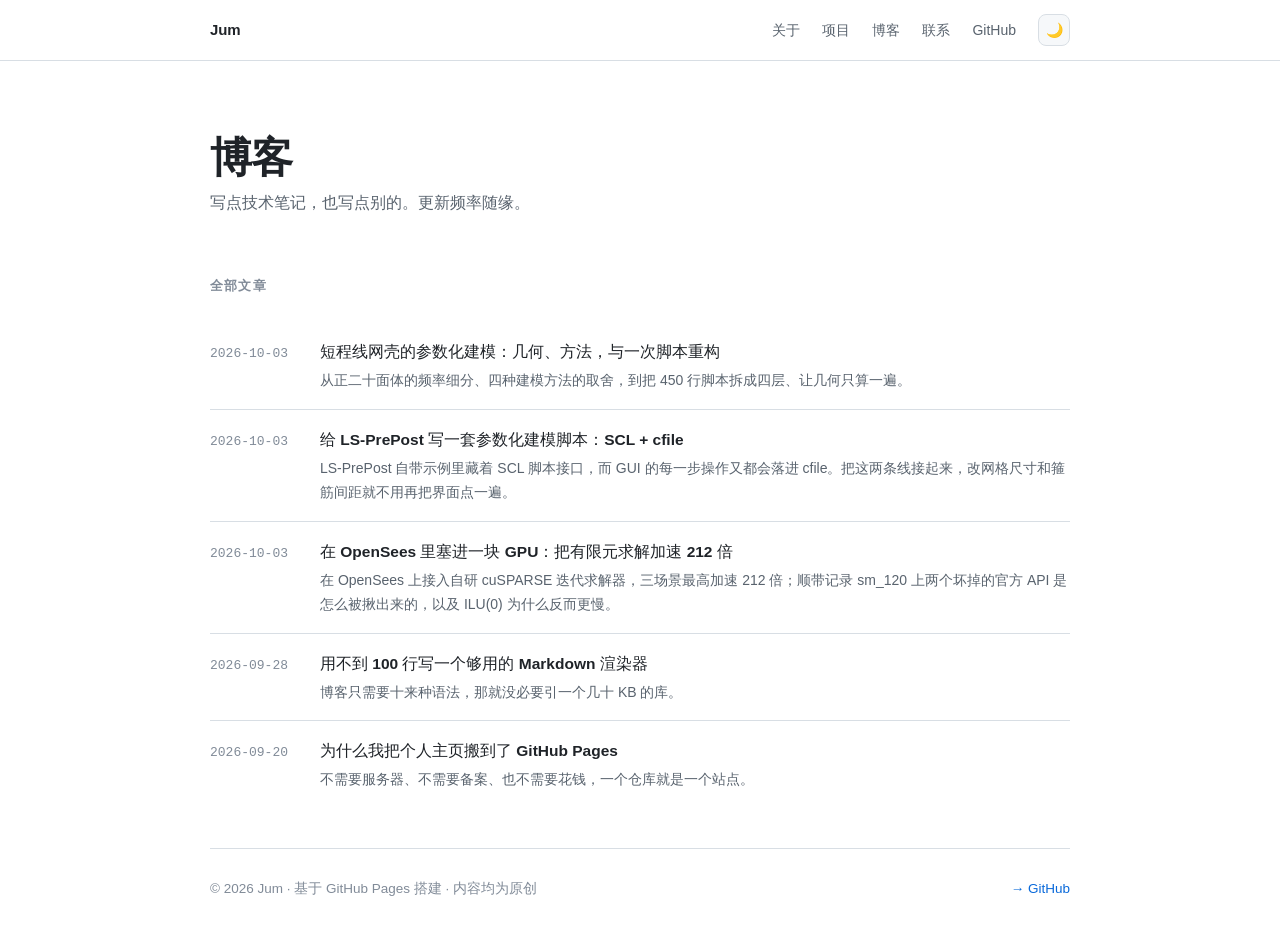
<file: blog.html>
<!DOCTYPE html>
<html lang="zh-CN">
<head>
  <meta charset="UTF-8">
  <meta name="viewport" content="width=device-width, initial-scale=1">
  <title>博客 · Jum</title>
  <meta name="description" content="技术笔记与随笔">
  <link rel="icon" href="data:image/svg+xml,<svg xmlns='http://www.w3.org/2000/svg' viewBox='0 0 100 100'><text y='.9em' font-size='90'>✍️</text></svg>">
  <link rel="stylesheet" href="assets/css/style.css">
</head>
<body data-page="blog">
  <nav class="nav">
    <div class="wrap nav-inner">
      <a class="nav-brand" id="nav-brand" href="index.html"></a>
      <div class="nav-links">
        <a href="index.html#about">关于</a>
        <a href="index.html#projects">项目</a>
        <a href="blog.html">博客</a>
        <a href="index.html#contact">联系</a>
        <a id="nav-github" href="#" target="_blank" rel="noopener">GitHub</a>
        <button class="theme-btn" id="theme-toggle" title="切换主题" aria-label="切换主题"></button>
      </div>
    </div>
  </nav>

  <main class="wrap">
    <div class="hero" style="padding-bottom:8px">
      <h1>博客</h1>
      <p class="hero-sub">写点技术笔记，也写点别的。更新频率随缘。</p>
    </div>

    <section style="border-top:none">
      <h2>全部文章</h2>
      <div id="all-posts"></div>
    </section>
  </main>

  <footer class="wrap">
    <span id="footer-text"></span>
    <a id="footer-github" href="#" target="_blank" rel="noopener">→ GitHub</a>
  </footer>

  <script src="assets/js/config.js"></script>
  <script src="assets/js/markdown.js"></script>
  <script src="assets/js/main.js"></script>
</body>
</html>
</file>
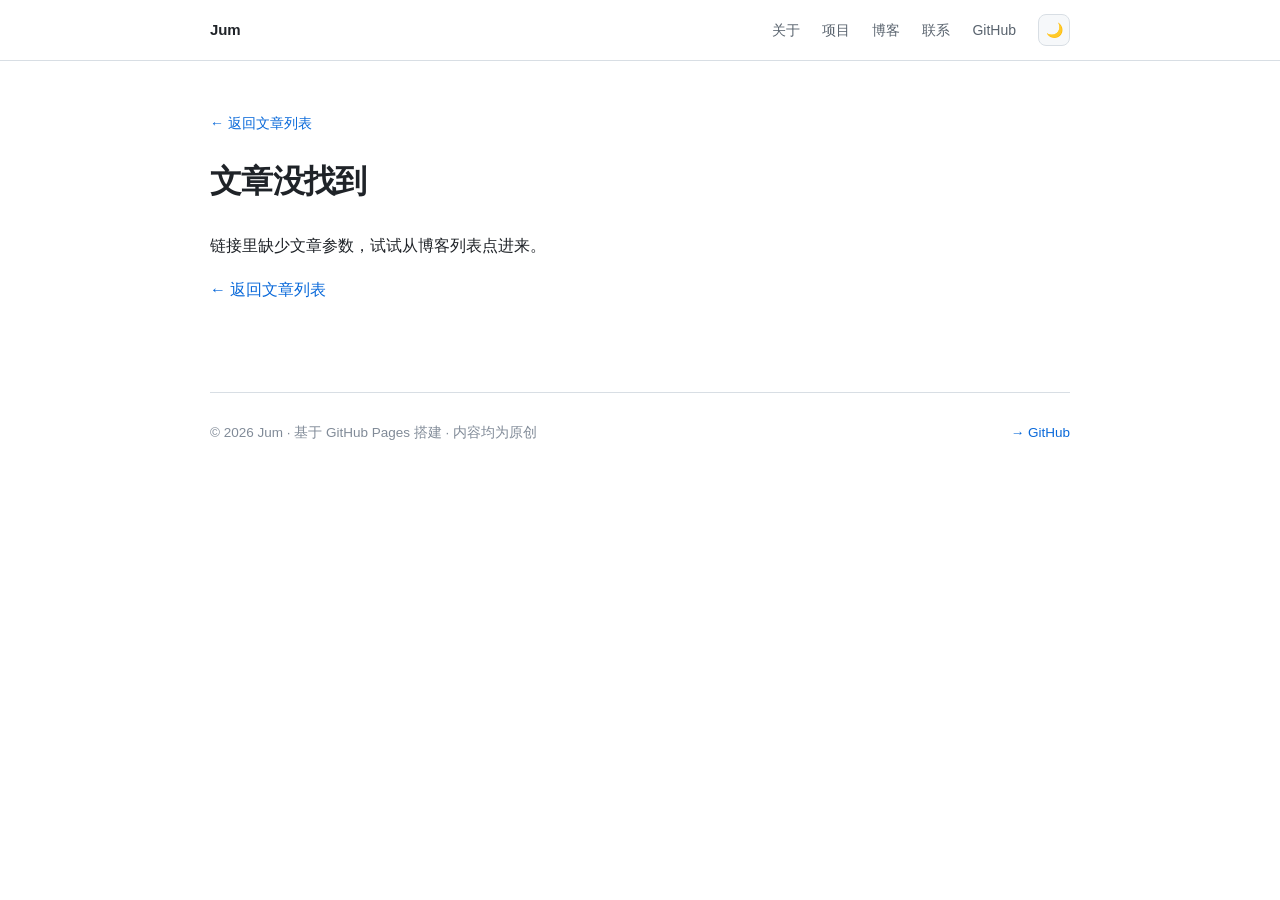
<file: post.html>
<!DOCTYPE html>
<html lang="zh-CN">
<head>
  <meta charset="UTF-8">
  <meta name="viewport" content="width=device-width, initial-scale=1">
  <title>文章 · Jum</title>
  <link rel="icon" href="data:image/svg+xml,<svg xmlns='http://www.w3.org/2000/svg' viewBox='0 0 100 100'><text y='.9em' font-size='90'>📄</text></svg>">
  <link rel="stylesheet" href="assets/css/style.css">
</head>
<body data-page="post">
  <nav class="nav">
    <div class="wrap nav-inner">
      <a class="nav-brand" id="nav-brand" href="index.html"></a>
      <div class="nav-links">
        <a href="index.html#about">关于</a>
        <a href="index.html#projects">项目</a>
        <a href="blog.html">博客</a>
        <a href="index.html#contact">联系</a>
        <a id="nav-github" href="#" target="_blank" rel="noopener">GitHub</a>
        <button class="theme-btn" id="theme-toggle" title="切换主题" aria-label="切换主题"></button>
      </div>
    </div>
  </nav>

  <main class="wrap">
    <article class="article">
      <a class="back-link" href="blog.html">← 返回文章列表</a>
      <div class="article-head">
        <h1 class="article-title" id="post-title">加载中…</h1>
        <div class="article-meta" id="post-meta"></div>
        <div class="article-links" id="post-links"></div>
      </div>
      <div class="markdown" id="post-body"></div>
    </article>
  </main>

  <footer class="wrap">
    <span id="footer-text"></span>
    <a id="footer-github" href="#" target="_blank" rel="noopener">→ GitHub</a>
  </footer>

  <script src="assets/js/config.js"></script>
  <script src="assets/js/markdown.js"></script>
  <script src="assets/js/main.js"></script>
  <script src="assets/js/post.js"></script>
</body>
</html>
</file>
<file: assets/css/style.css>
/* =============================================================
 *  主题变量：暗色为默认，[data-theme="light"] 覆盖为亮色
 * ============================================================= */
:root {
  --bg: #0d1117;
  --bg-soft: #161b22;
  --bg-card: #12181f;
  --border: #232b36;
  --text: #e6edf3;
  --text-dim: #8b949e;
  --text-faint: #6e7681;
  --accent: #58a6ff;
  --accent-soft: rgba(88, 166, 255, 0.12);
  --accent-2: #7ee787;
  --shadow: 0 1px 0 rgba(255, 255, 255, 0.03), 0 8px 24px rgba(0, 0, 0, 0.35);
  --radius: 14px;
  --mono: ui-monospace, SFMono-Regular, "SF Mono", Menlo, Consolas, "Liberation Mono", monospace;
}

[data-theme="light"] {
  --bg: #ffffff;
  --bg-soft: #f6f8fa;
  --bg-card: #ffffff;
  --border: #d8dee4;
  --text: #1f2328;
  --text-dim: #59636e;
  --text-faint: #818b98;
  --accent: #0969da;
  --accent-soft: rgba(9, 105, 218, 0.09);
  --accent-2: #1a7f37;
  --shadow: 0 1px 2px rgba(31, 35, 40, 0.06), 0 8px 24px rgba(31, 35, 40, 0.08);
}

* { box-sizing: border-box; }

html { scroll-behavior: smooth; }

body {
  margin: 0;
  background: var(--bg);
  color: var(--text);
  font-family: -apple-system, BlinkMacSystemFont, "Segoe UI", "PingFang SC",
    "Hiragino Sans GB", "Microsoft YaHei", Roboto, Helvetica, Arial, sans-serif;
  font-size: 16px;
  line-height: 1.75;
  -webkit-font-smoothing: antialiased;
  transition: background 0.2s ease, color 0.2s ease;
}

a { color: var(--accent); text-decoration: none; }
a:hover { text-decoration: underline; }

.wrap { width: min(860px, 100% - 48px); margin: 0 auto; }

/* ---------- 顶部导航 ---------- */
.nav {
  position: sticky;
  top: 0;
  z-index: 50;
  background: color-mix(in srgb, var(--bg) 85%, transparent);
  backdrop-filter: saturate(180%) blur(12px);
  border-bottom: 1px solid var(--border);
}
.nav-inner {
  display: flex;
  align-items: center;
  justify-content: space-between;
  height: 60px;
}
.nav-brand {
  font-weight: 650;
  font-size: 15px;
  color: var(--text);
  letter-spacing: -0.01em;
}
.nav-brand:hover { text-decoration: none; }
.nav-links { display: flex; align-items: center; gap: 22px; }
.nav-links a {
  color: var(--text-dim);
  font-size: 14px;
}
.nav-links a:hover { color: var(--text); text-decoration: none; }
.theme-btn {
  background: var(--bg-soft);
  border: 1px solid var(--border);
  color: var(--text-dim);
  width: 32px; height: 32px;
  border-radius: 8px;
  cursor: pointer;
  font-size: 14px;
  line-height: 1;
  display: grid; place-items: center;
  padding: 0;
}
.theme-btn:hover { color: var(--text); border-color: var(--text-faint); }

/* ---------- Hero ---------- */
.hero { padding: 72px 0 48px; }
.hero-top { display: flex; align-items: center; gap: 28px; flex-wrap: wrap; }
.avatar {
  width: 92px; height: 92px;
  border-radius: 50%;
  border: 1px solid var(--border);
  object-fit: cover;
  background: var(--bg-soft);
  flex-shrink: 0;
}
h1 {
  font-size: clamp(30px, 5vw, 42px);
  line-height: 1.2;
  margin: 0 0 6px;
  letter-spacing: -0.02em;
  font-weight: 700;
}
.hero-sub {
  color: var(--text-dim);
  font-size: 16px;
  margin: 0 0 10px;
}
.hero-meta {
  display: flex;
  align-items: center;
  gap: 14px;
  flex-wrap: wrap;
  font-size: 13.5px;
  color: var(--text-faint);
  font-family: var(--mono);
}
.status-dot {
  display: inline-flex; align-items: center; gap: 6px;
  color: var(--accent-2);
}
.status-dot::before {
  content: "";
  width: 7px; height: 7px; border-radius: 50%;
  background: var(--accent-2);
  box-shadow: 0 0 0 3px color-mix(in srgb, var(--accent-2) 22%, transparent);
}
.hero-actions { display: flex; gap: 10px; flex-wrap: wrap; margin-top: 26px; }

.btn {
  display: inline-flex; align-items: center; gap: 7px;
  padding: 8px 16px;
  border-radius: 9px;
  border: 1px solid var(--border);
  background: var(--bg-soft);
  color: var(--text);
  font-size: 14px;
  font-weight: 500;
  cursor: pointer;
}
.btn:hover { text-decoration: none; border-color: var(--text-faint); }
.btn.primary {
  background: var(--accent);
  border-color: var(--accent);
  color: #fff;
}
[data-theme="light"] .btn.primary { color: #fff; }
.btn.primary:hover { filter: brightness(1.08); }

/* ---------- 区块 ---------- */
section { padding: 40px 0; border-top: 1px solid var(--border); }
section:first-of-type { border-top: none; }
h2 {
  font-size: 13px;
  text-transform: uppercase;
  letter-spacing: 0.09em;
  color: var(--text-faint);
  margin: 0 0 24px;
  font-weight: 600;
}
.about p { margin: 0 0 14px; color: var(--text); }
.about p:last-child { margin-bottom: 0; }

/* ---------- 技能 ---------- */
.skill-group { display: flex; gap: 16px; margin-bottom: 14px; flex-wrap: wrap; }
.skill-group .sg-name {
  min-width: 88px;
  color: var(--text-dim);
  font-size: 14px;
  font-family: var(--mono);
  padding-top: 2px;
}
.skill-items { display: flex; gap: 8px; flex-wrap: wrap; }
.tag {
  background: var(--accent-soft);
  color: var(--accent);
  border: 1px solid color-mix(in srgb, var(--accent) 25%, transparent);
  padding: 3px 11px;
  border-radius: 999px;
  font-size: 13px;
  font-family: var(--mono);
}

/* ---------- 论文与专利 ---------- */
.pub-summary {
  color: var(--text-dim);
  font-size: 14.5px;
  margin: 0 0 20px;
}
.pub-list { list-style: none; margin: 0; padding: 0; counter-reset: pub; }
.pub-item {
  counter-increment: pub;
  position: relative;
  padding: 16px 0 16px 46px;
  border-bottom: 1px solid var(--border);
}
.pub-item:last-child { border-bottom: none; }
.pub-list.clipped .pub-item.pub-hidden { display: none; }
.pub-more { margin-top: 18px; }
.pub-item::before {
  content: counter(pub, decimal-leading-zero);
  position: absolute;
  left: 0;
  top: 17px;
  font-family: var(--mono);
  font-size: 13px;
  color: var(--text-faint);
}
.pub-item.lead::before { color: var(--accent-2); }
.pub-title { color: var(--text); font-weight: 550; font-size: 15.5px; line-height: 1.55; }
.pub-authors { color: var(--text-dim); font-size: 13.5px; margin-top: 5px; }
.pub-foot { display: flex; align-items: center; gap: 12px; flex-wrap: wrap; margin-top: 9px; }
.pub-venue { font-size: 13.5px; color: var(--text-faint); }
.pub-badges { display: flex; gap: 6px; flex-wrap: wrap; }
.pub-badges .tag { font-size: 12px; padding: 2px 9px; }
.pub-badges .tag.lead {
  background: color-mix(in srgb, var(--accent-2) 14%, transparent);
  color: var(--accent-2);
  border-color: color-mix(in srgb, var(--accent-2) 32%, transparent);
}

/* ---------- 项目卡片 ---------- */
.cards { display: grid; gap: 14px; grid-template-columns: repeat(auto-fit, minmax(250px, 1fr)); }
.card {
  background: var(--bg-card);
  border: 1px solid var(--border);
  border-radius: var(--radius);
  padding: 20px;
  display: flex;
  flex-direction: column;
  gap: 8px;
  transition: transform 0.15s ease, border-color 0.15s ease;
}
.card:hover { transform: translateY(-2px); border-color: var(--text-faint); text-decoration: none; }
.card.highlight { border-color: color-mix(in srgb, var(--accent) 45%, var(--border)); }
.card-title {
  font-weight: 600;
  font-size: 15.5px;
  color: var(--text);
  display: flex; align-items: center; gap: 6px;
}
.card-title .arrow { color: var(--text-faint); font-size: 13px; }
.card-desc { color: var(--text-dim); font-size: 14px; margin: 0; flex: 1; }
.card-tags { display: flex; gap: 7px; flex-wrap: wrap; margin-top: 4px; }

/* ---------- 文章列表 ---------- */
.post-list { display: flex; flex-direction: column; }
.post-item {
  display: flex;
  align-items: baseline;
  gap: 18px;
  padding: 16px 0;
  border-bottom: 1px solid var(--border);
}
.post-item:last-child { border-bottom: none; }
.post-item:hover { text-decoration: none; }
.post-date {
  font-family: var(--mono);
  font-size: 13px;
  color: var(--text-faint);
  min-width: 92px;
  flex-shrink: 0;
}
.post-title { color: var(--text); font-weight: 550; font-size: 15.5px; }
.post-item:hover .post-title { color: var(--accent); }
.post-sum { color: var(--text-dim); font-size: 14px; margin-top: 2px; }

/* ---------- 文章正文 ---------- */
.article { padding: 48px 0 72px; }
.article-head { margin-bottom: 32px; }
.article-title { font-size: clamp(24px, 4vw, 32px); margin: 0 0 10px; letter-spacing: -0.02em; }
.article-meta { color: var(--text-faint); font-size: 13.5px; font-family: var(--mono); }
.article-links:not(:empty) { margin-top: 12px; }
.zhihu-link { font-size: 13.5px; color: var(--accent); }
.markdown h2 { font-size: 20px; text-transform: none; letter-spacing: 0; color: var(--text); margin: 34px 0 12px; font-weight: 650; }
.markdown h3 { font-size: 17px; color: var(--text); margin: 26px 0 10px; }
.markdown p { margin: 0 0 16px; }
.markdown ul, .markdown ol { margin: 0 0 16px; padding-left: 22px; }
.markdown li { margin-bottom: 6px; }
.markdown blockquote {
  margin: 0 0 16px;
  padding: 2px 0 2px 16px;
  border-left: 3px solid var(--border);
  color: var(--text-dim);
}
.markdown code {
  font-family: var(--mono);
  font-size: 0.88em;
  background: var(--bg-soft);
  border: 1px solid var(--border);
  padding: 1px 6px;
  border-radius: 5px;
}
.markdown pre {
  background: var(--bg-soft);
  border: 1px solid var(--border);
  border-radius: 10px;
  padding: 14px 16px;
  overflow-x: auto;
  margin: 0 0 18px;
}
.markdown pre code { border: none; background: none; padding: 0; font-size: 13.5px; }
.markdown img { max-width: 100%; border-radius: 10px; }
.markdown hr { border: none; border-top: 1px solid var(--border); margin: 32px 0; }
.markdown table { border-collapse: collapse; margin-bottom: 18px; font-size: 14.5px; }
.markdown th, .markdown td { border: 1px solid var(--border); padding: 7px 12px; }
.markdown th { background: var(--bg-soft); }
.back-link { display: inline-block; margin-bottom: 26px; font-size: 14px; }

/* ---------- 联系 / 页脚 ---------- */
.social-grid { display: flex; gap: 10px; flex-wrap: wrap; margin-top: 18px; }
footer {
  border-top: 1px solid var(--border);
  padding: 28px 0 48px;
  color: var(--text-faint);
  font-size: 13.5px;
  display: flex;
  justify-content: space-between;
  gap: 12px;
  flex-wrap: wrap;
}

@media (max-width: 640px) {
  .nav-links { gap: 14px; }
  .nav-links a { font-size: 13px; }
  .hero { padding: 44px 0 32px; }
  .post-item { flex-direction: column; gap: 4px; }
  .post-date { min-width: auto; }
  .pub-item { padding-left: 32px; }
  .pub-item::before { top: 18px; }
}
</file>
